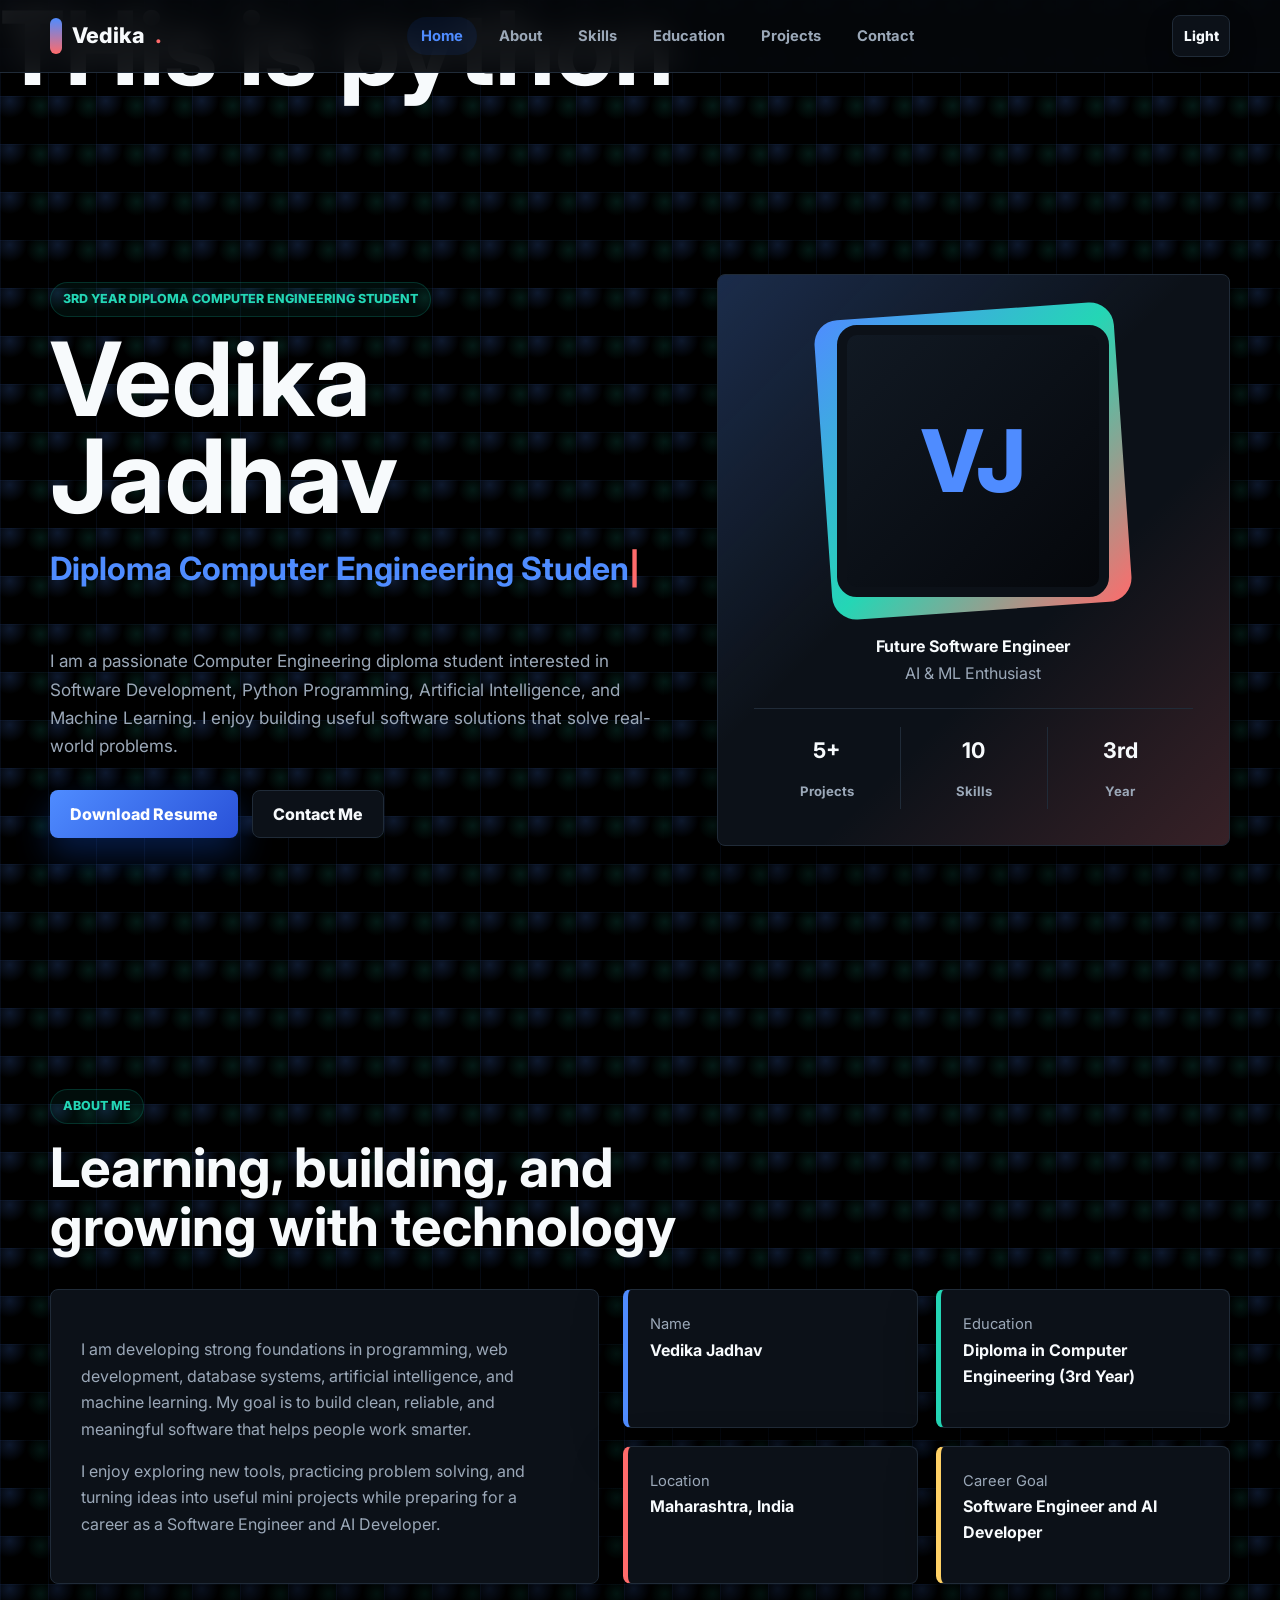
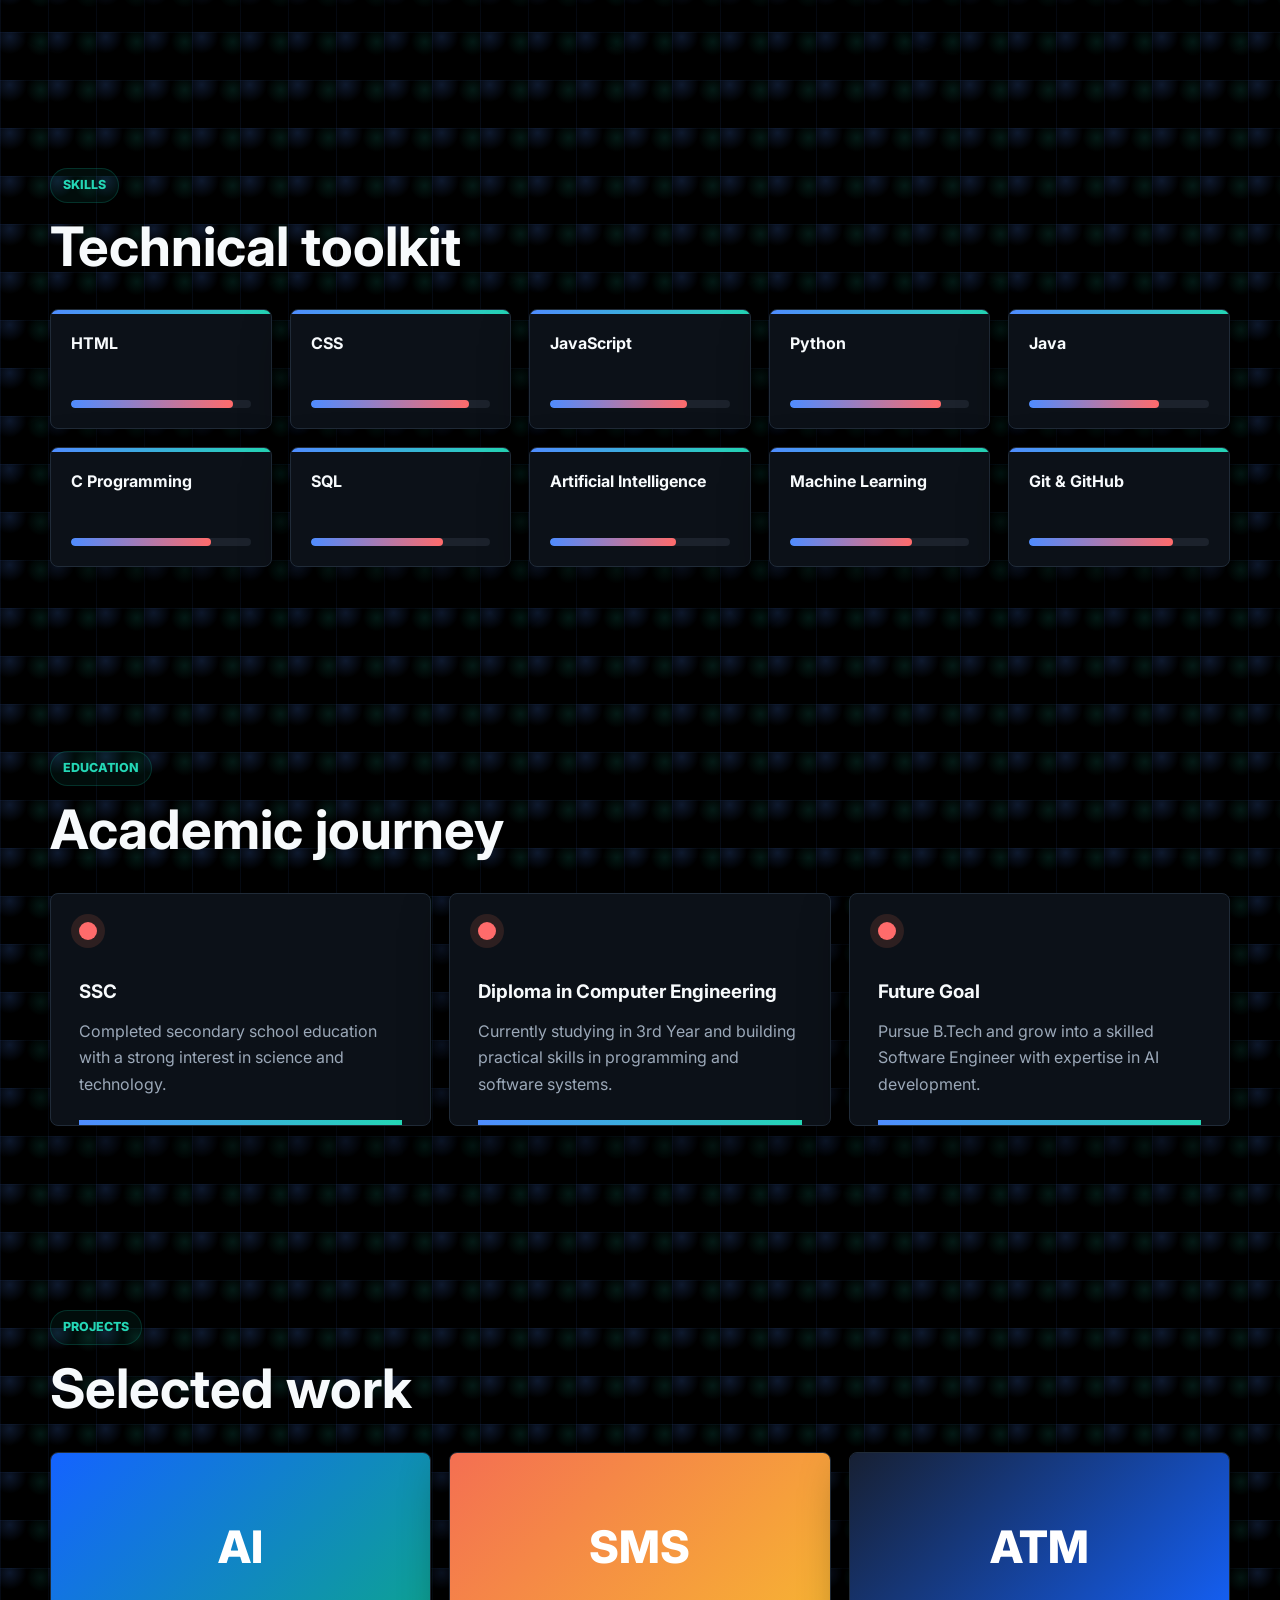
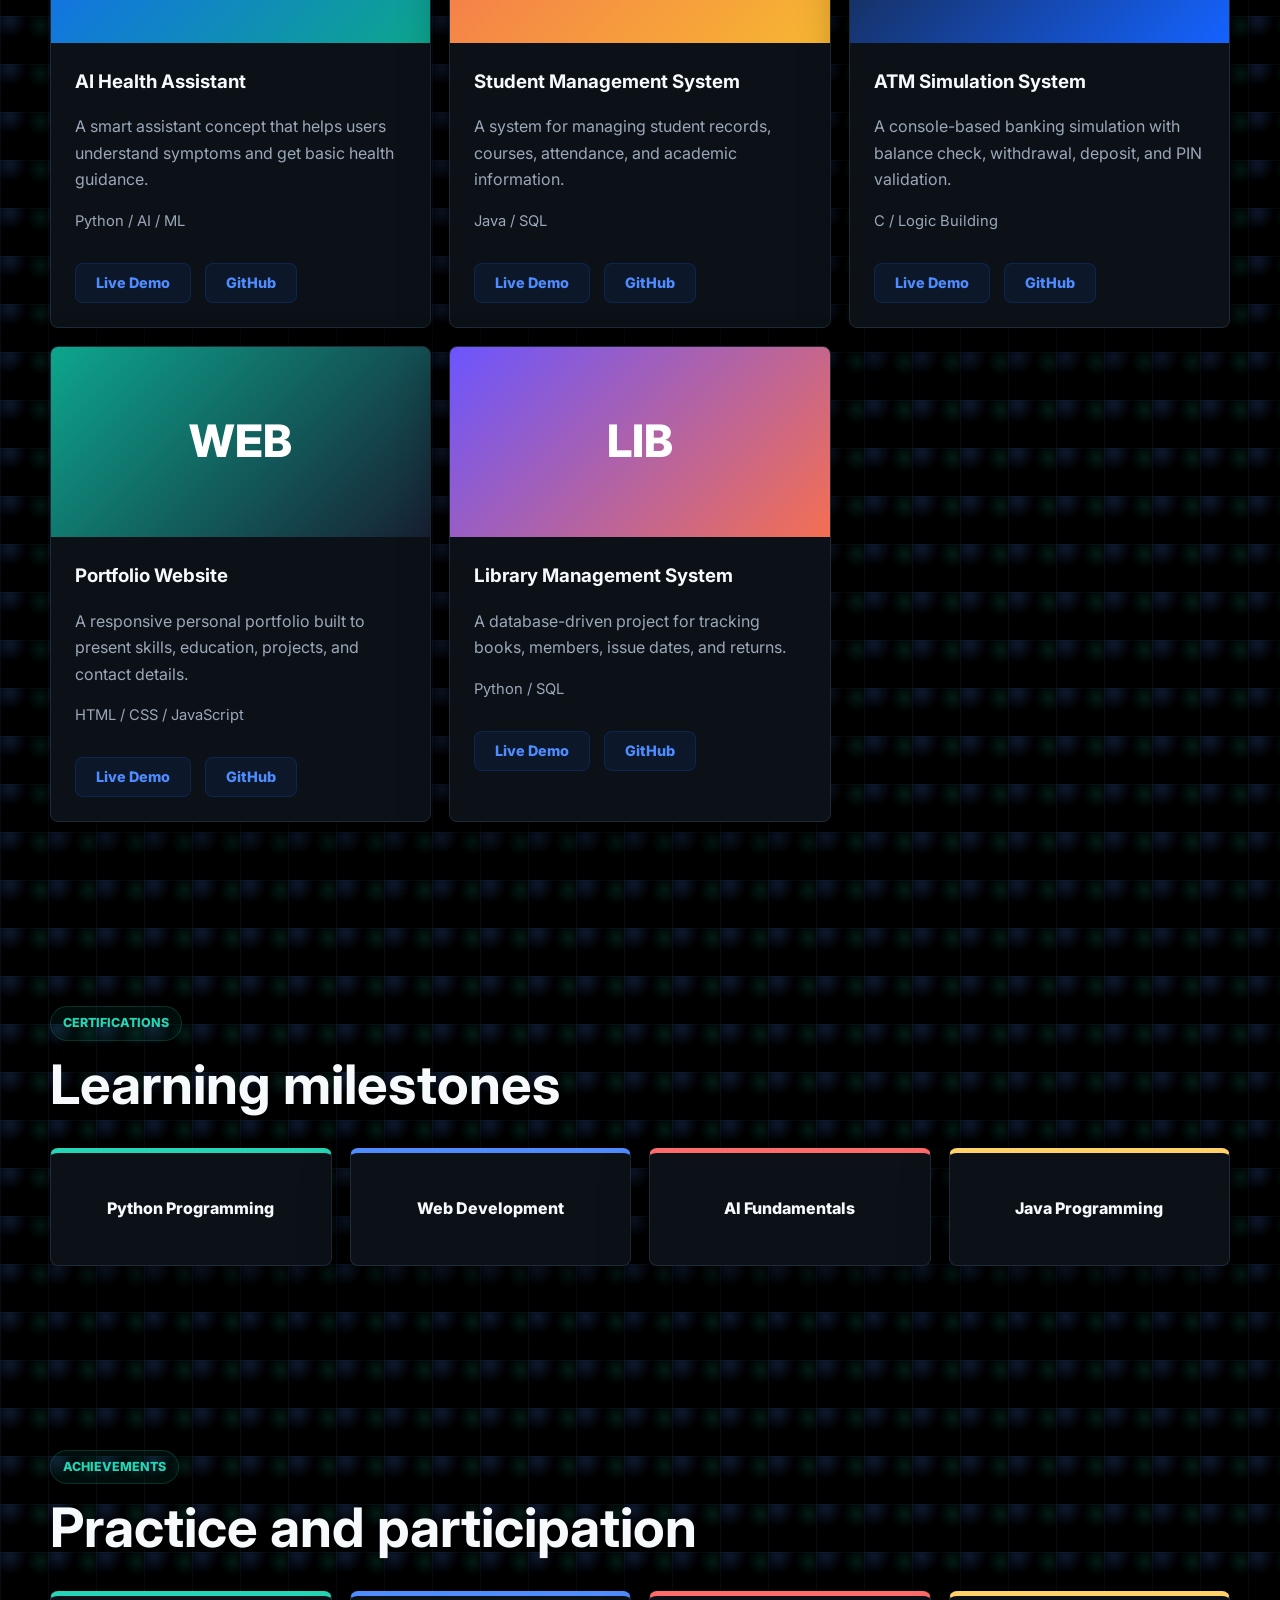
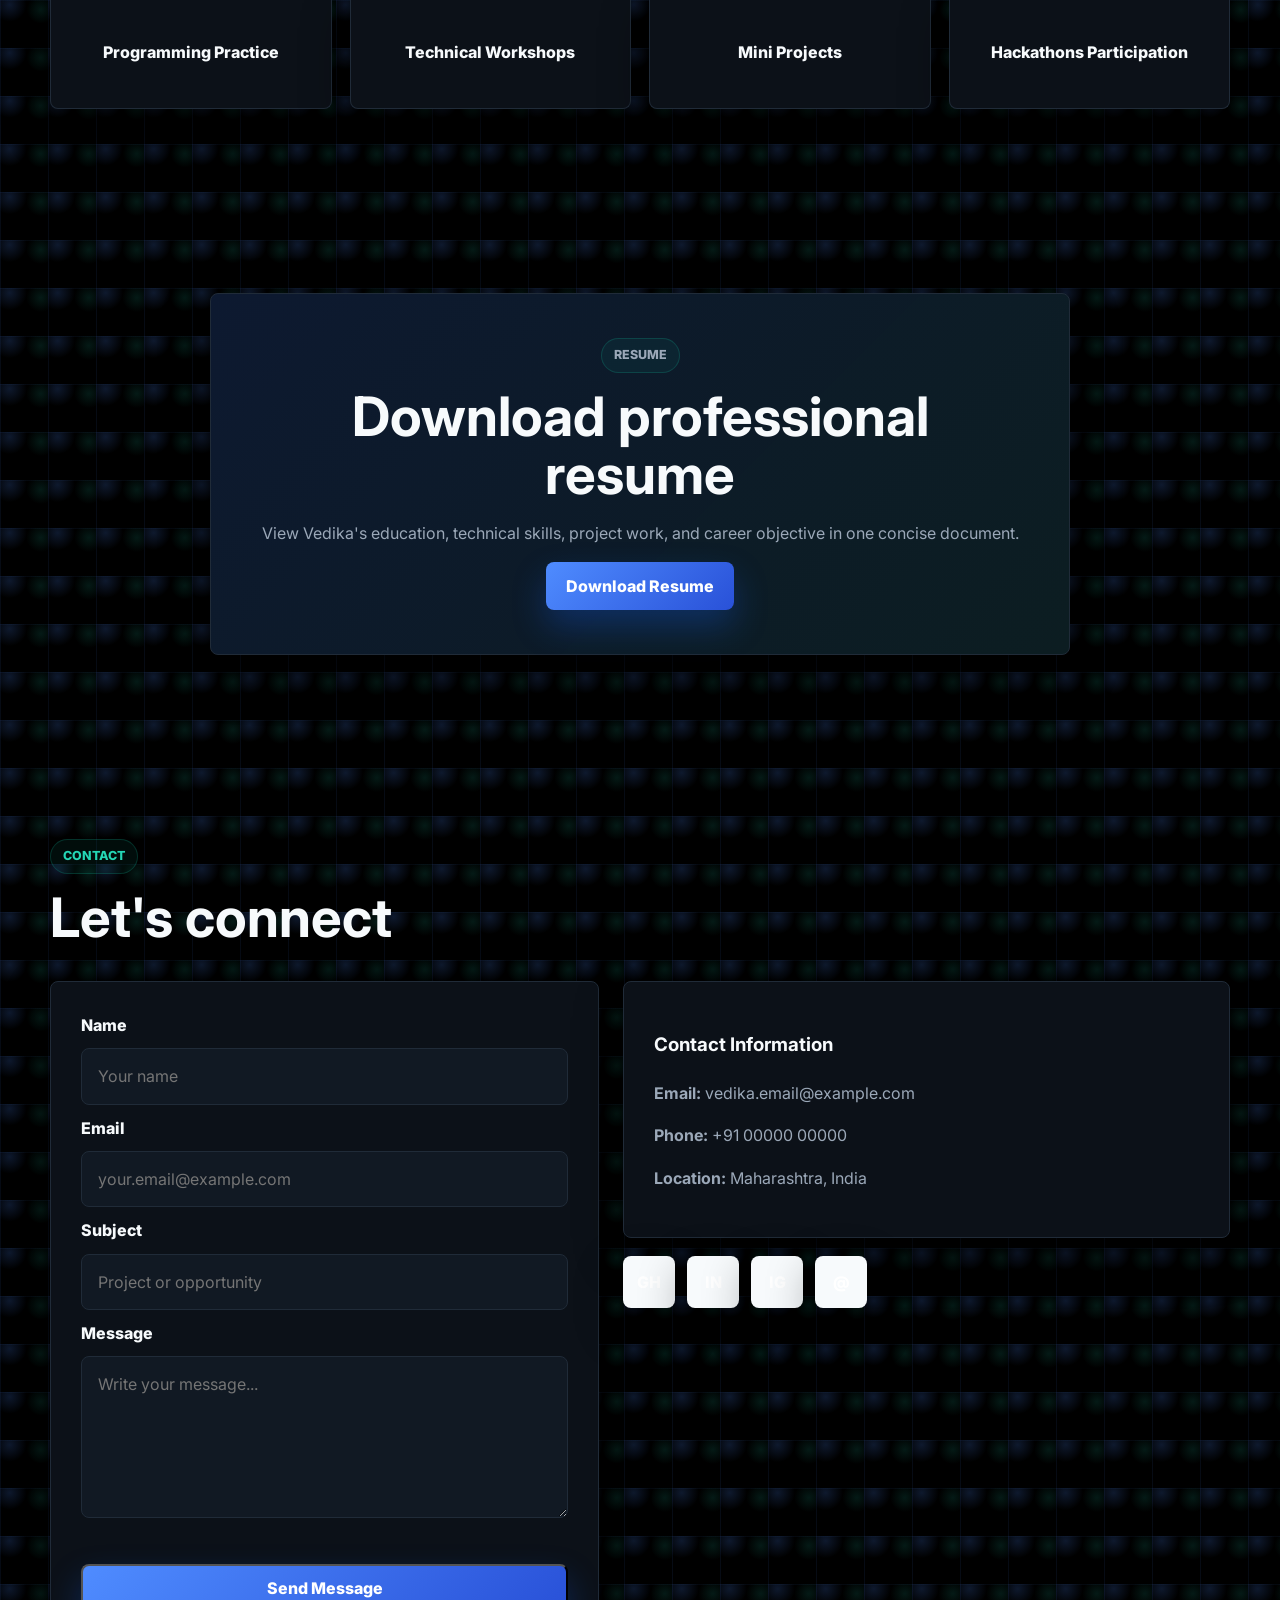
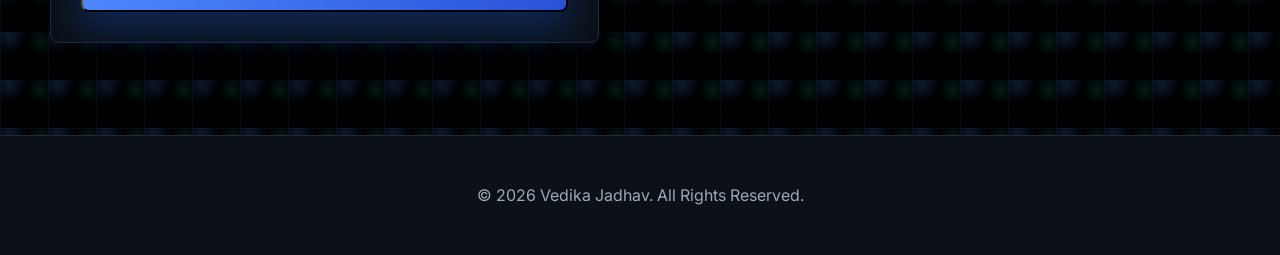
<file: index.html>
<!DOCTYPE html>
<html lang="en">
<head>
    <meta charset="UTF-8">
    <meta name="viewport" content="width=device-width, initial-scale=1.0">
    <meta name="description" content="Portfolio website of Vedika Jadhav, a Diploma Computer Engineering student focused on software development, Python, AI, and machine learning.">
    <meta name="keywords" content="Vedika Jadhav, Computer Engineering, Portfolio, Python, AI, Machine Learning, Web Development">
    <meta name="author" content="Vedika Jadhav">
    <title>Vedika Jadhav | Portfolio</title>
    <link rel="preconnect" href="https://fonts.googleapis.com">
    <link rel="preconnect" href="https://fonts.gstatic.com" crossorigin>
    <link href="https://fonts.googleapis.com/css2?family=Inter:wght@400;500;600;700;800&display=swap" rel="stylesheet">
    <link rel="stylesheet" href="style.css">
</head>
<body style="background-color: black;">
    <h1> THis is python </h1>
    <header class="site-header" id="top">
        <nav class="navbar" aria-label="Primary navigation">
            <a href="#home" class="brand">Vedika<span>.</span></a>
            <button class="nav-toggle" type="button" aria-label="Open navigation" aria-expanded="false">
                <span></span>
                <span></span>
                <span></span>
            </button>
            <ul class="nav-links">
                <li><a href="#home" class="nav-link active">Home</a></li>
                <li><a href="#about" class="nav-link">About</a></li>
                <li><a href="#skills" class="nav-link">Skills</a></li>
                <li><a href="#education" class="nav-link">Education</a></li>
                <li><a href="#projects" class="nav-link">Projects</a></li>
                <li><a href="#contact" class="nav-link">Contact</a></li>
            </ul>
            <button class="theme-toggle" type="button" aria-label="Toggle dark and light mode">Dark</button>
        </nav>
    </header>

    <main>
        <section class="hero section" id="home" aria-labelledby="hero-title">
            <div class="hero-content reveal">
                <p class="eyebrow">3rd Year Diploma Computer Engineering Student</p>
                <h1 id="hero-title">Vedika Jadhav</h1>
                <h2><span id="typed-text"></span><span class="cursor" aria-hidden="true">|</span></h2>
                <p class="hero-intro">
                    I am a passionate Computer Engineering diploma student interested in Software Development,
                    Python Programming, Artificial Intelligence, and Machine Learning. I enjoy building useful
                    software solutions that solve real-world problems.
                </p>
                <div class="hero-actions">
                    <a href="resume.pdf" class="btn primary" download>Download Resume</a>
                    <a href="#contact" class="btn secondary">Contact Me</a>
                </div>
            </div>
            <div class="hero-visual reveal">
                <div class="profile-card" aria-label="Professional profile image placeholder">
                    <div class="profile-frame">
                        <div class="profile-avatar">
                            <span>VJ</span>
                        </div>
                    </div>
                    <div class="profile-meta">
                        <strong>Future Software Engineer</strong>
                        <span>AI & ML Enthusiast</span>
                    </div>
                    <div class="hero-stats" aria-label="Portfolio highlights">
                        <div><strong>5+</strong><span>Projects</span></div>
                        <div><strong>10</strong><span>Skills</span></div>
                        <div><strong>3rd</strong><span>Year</span></div>
                    </div>
                </div>
            </div>
        </section>

        <section class="section about" id="about" aria-labelledby="about-title">
            <div class="section-heading reveal">
                <p class="eyebrow">About Me</p>
                <h2 id="about-title">Learning, building, and growing with technology</h2>
            </div>
            <div class="about-grid">
                <article class="glass-panel reveal">
                    <p>
                        I am developing strong foundations in programming, web development, database systems,
                        artificial intelligence, and machine learning. My goal is to build clean, reliable,
                        and meaningful software that helps people work smarter.
                    </p>
                    <p>
                        I enjoy exploring new tools, practicing problem solving, and turning ideas into useful
                        mini projects while preparing for a career as a Software Engineer and AI Developer.
                    </p>
                </article>
                <div class="info-grid reveal">
                    <div><span>Name</span><strong>Vedika Jadhav</strong></div>
                    <div><span>Education</span><strong>Diploma in Computer Engineering (3rd Year)</strong></div>
                    <div><span>Location</span><strong>Maharashtra, India</strong></div>
                    <div><span>Career Goal</span><strong>Software Engineer and AI Developer</strong></div>
                </div>
            </div>
        </section>

        <section class="section skills" id="skills" aria-labelledby="skills-title">
            <div class="section-heading reveal">
                <p class="eyebrow">Skills</p>
                <h2 id="skills-title">Technical toolkit</h2>
            </div>
            <div class="skills-grid">
                <article class="skill-card reveal" data-level="90"><h3>HTML</h3><div class="progress"><span></span></div></article>
                <article class="skill-card reveal" data-level="88"><h3>CSS</h3><div class="progress"><span></span></div></article>
                <article class="skill-card reveal" data-level="76"><h3>JavaScript</h3><div class="progress"><span></span></div></article>
                <article class="skill-card reveal" data-level="84"><h3>Python</h3><div class="progress"><span></span></div></article>
                <article class="skill-card reveal" data-level="72"><h3>Java</h3><div class="progress"><span></span></div></article>
                <article class="skill-card reveal" data-level="78"><h3>C Programming</h3><div class="progress"><span></span></div></article>
                <article class="skill-card reveal" data-level="74"><h3>SQL</h3><div class="progress"><span></span></div></article>
                <article class="skill-card reveal" data-level="70"><h3>Artificial Intelligence</h3><div class="progress"><span></span></div></article>
                <article class="skill-card reveal" data-level="68"><h3>Machine Learning</h3><div class="progress"><span></span></div></article>
                <article class="skill-card reveal" data-level="80"><h3>Git & GitHub</h3><div class="progress"><span></span></div></article>
            </div>
        </section>

        <section class="section education" id="education" aria-labelledby="education-title">
            <div class="section-heading reveal">
                <p class="eyebrow">Education</p>
                <h2 id="education-title">Academic journey</h2>
            </div>
            <div class="timeline">
                <article class="timeline-item reveal">
                    <span class="timeline-dot"></span>
                    <h3>SSC</h3>
                    <p>Completed secondary school education with a strong interest in science and technology.</p>
                </article>
                <article class="timeline-item reveal">
                    <span class="timeline-dot"></span>
                    <h3>Diploma in Computer Engineering</h3>
                    <p>Currently studying in 3rd Year and building practical skills in programming and software systems.</p>
                </article>
                <article class="timeline-item reveal">
                    <span class="timeline-dot"></span>
                    <h3>Future Goal</h3>
                    <p>Pursue B.Tech and grow into a skilled Software Engineer with expertise in AI development.</p>
                </article>
            </div>
        </section>

        <section class="section projects" id="projects" aria-labelledby="projects-title">
            <div class="section-heading reveal">
                <p class="eyebrow">Projects</p>
                <h2 id="projects-title">Selected work</h2>
            </div>
            <div class="project-grid">
                <article class="project-card reveal">
                    <div class="project-image">AI</div>
                    <div class="project-body">
                        <h3>AI Health Assistant</h3>
                        <p>A smart assistant concept that helps users understand symptoms and get basic health guidance.</p>
                        <span>Python / AI / ML</span>
                        <div class="card-actions"><a href="#">Live Demo</a><a href="#">GitHub</a></div>
                    </div>
                </article>
                <article class="project-card reveal">
                    <div class="project-image">SMS</div>
                    <div class="project-body">
                        <h3>Student Management System</h3>
                        <p>A system for managing student records, courses, attendance, and academic information.</p>
                        <span>Java / SQL</span>
                        <div class="card-actions"><a href="#">Live Demo</a><a href="#">GitHub</a></div>
                    </div>
                </article>
                <article class="project-card reveal">
                    <div class="project-image">ATM</div>
                    <div class="project-body">
                        <h3>ATM Simulation System</h3>
                        <p>A console-based banking simulation with balance check, withdrawal, deposit, and PIN validation.</p>
                        <span>C / Logic Building</span>
                        <div class="card-actions"><a href="#">Live Demo</a><a href="#">GitHub</a></div>
                    </div>
                </article>
                <article class="project-card reveal">
                    <div class="project-image">WEB</div>
                    <div class="project-body">
                        <h3>Portfolio Website</h3>
                        <p>A responsive personal portfolio built to present skills, education, projects, and contact details.</p>
                        <span>HTML / CSS / JavaScript</span>
                        <div class="card-actions"><a href="#">Live Demo</a><a href="#">GitHub</a></div>
                    </div>
                </article>
                <article class="project-card reveal">
                    <div class="project-image">LIB</div>
                    <div class="project-body">
                        <h3>Library Management System</h3>
                        <p>A database-driven project for tracking books, members, issue dates, and returns.</p>
                        <span>Python / SQL</span>
                        <div class="card-actions"><a href="#">Live Demo</a><a href="#">GitHub</a></div>
                    </div>
                </article>
            </div>
        </section>

        <section class="section split-section" id="certifications" aria-labelledby="cert-title">
            <div class="section-heading reveal">
                <p class="eyebrow">Certifications</p>
                <h2 id="cert-title">Learning milestones</h2>
            </div>
            <div class="compact-grid">
                <article class="mini-card reveal">Python Programming</article>
                <article class="mini-card reveal">Web Development</article>
                <article class="mini-card reveal">AI Fundamentals</article>
                <article class="mini-card reveal">Java Programming</article>
            </div>
        </section>

        <section class="section achievements" id="achievements" aria-labelledby="achievements-title">
            <div class="section-heading reveal">
                <p class="eyebrow">Achievements</p>
                <h2 id="achievements-title">Practice and participation</h2>
            </div>
            <div class="compact-grid">
                <article class="mini-card reveal">Programming Practice</article>
                <article class="mini-card reveal">Technical Workshops</article>
                <article class="mini-card reveal">Mini Projects</article>
                <article class="mini-card reveal">Hackathons Participation</article>
            </div>
        </section>

        <section class="section resume" id="resume" aria-labelledby="resume-title">
            <div class="resume-panel reveal">
                <p class="eyebrow">Resume</p>
                <h2 id="resume-title">Download professional resume</h2>
                <p>View Vedika's education, technical skills, project work, and career objective in one concise document.</p>
                <a href="resume.pdf" class="btn primary" download>Download Resume</a>
            </div>
        </section>

        <section class="section contact" id="contact" aria-labelledby="contact-title">
            <div class="section-heading reveal">
                <p class="eyebrow">Contact</p>
                <h2 id="contact-title">Let's connect</h2>
            </div>
            <div class="contact-grid">
                <form class="contact-form glass-panel reveal" novalidate>
                    <label for="name">Name</label>
                    <input type="text" id="name" name="name" placeholder="Your name" required>
                    <label for="email">Email</label>
                    <input type="email" id="email" name="email" placeholder="your.email@example.com" required>
                    <label for="subject">Subject</label>
                    <input type="text" id="subject" name="subject" placeholder="Project or opportunity" required>
                    <label for="message">Message</label>
                    <textarea id="message" name="message" rows="5" placeholder="Write your message..." required></textarea>
                    <p class="form-message" aria-live="polite"></p>
                    <button type="submit" class="btn primary">Send Message</button>
                </form>
                <aside class="contact-info reveal">
                    <div class="glass-panel">
                        <h3>Contact Information</h3>
                        <p><strong>Email:</strong> vedika.email@example.com</p>
                        <p><strong>Phone:</strong> +91 00000 00000</p>
                        <p><strong>Location:</strong> Maharashtra, India</p>
                    </div>
                    <div class="social-links" aria-label="Social media links">
                        <a href="#" aria-label="GitHub">GH</a>
                        <a href="#" aria-label="LinkedIn">IN</a>
                        <a href="#" aria-label="Instagram">IG</a>
                        <a href="mailto:vedika.email@example.com" aria-label="Email">@</a>
                    </div>
                </aside>
            </div>
        </section>
    </main>

    <button class="back-to-top" type="button" aria-label="Back to top">&uarr;</button>

    <footer class="footer">
        <p>&copy; 2026 Vedika Jadhav. All Rights Reserved.</p>
    </footer>

    <script src="script.js"></script>
</body>
</html>
</file>
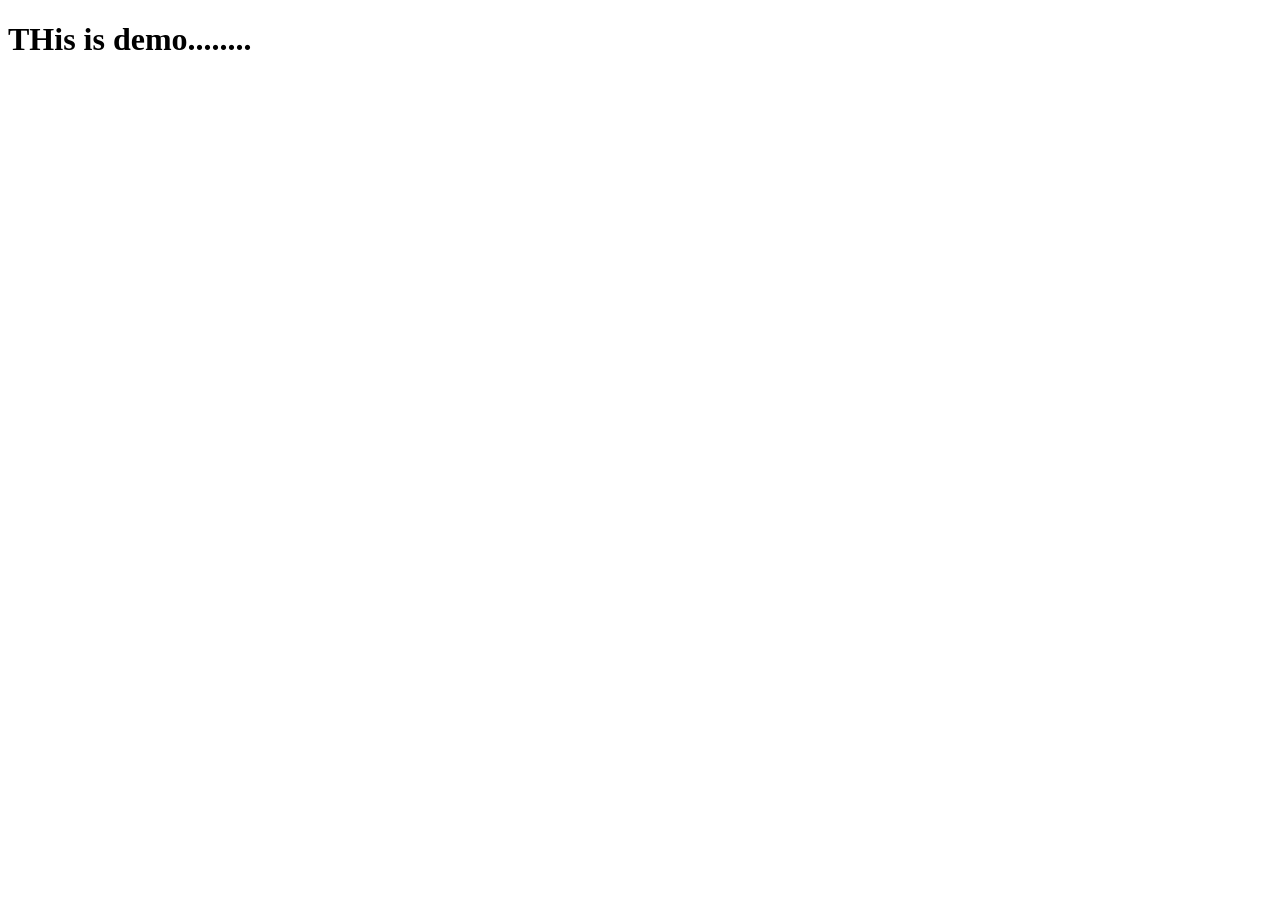
<file: index2.html>
<!DOCTYPE html>
<html lang="en">
<head>
    <meta charset="UTF-8">
    <meta name="viewport" content="width=device-width, initial-scale=1.0">
    <title>Document</title>
</head>
<body>
    <h1>THis is demo........</h1>
</body>
</html>
</file>
<file: style.css>
:root {
    --bg: #05070b;
    --surface: #0c1118;
    --surface-soft: #111923;
    --text: #f7fbff;
    --muted: #9ba8b8;
    --line: #202b38;
    --primary: #4f8cff;
    --secondary: #24d6b5;
    --accent: #ff6b6b;
    --warning: #ffd166;
    --shadow: 0 18px 48px rgba(0, 0, 0, 0.48);
    --radius: 8px;
}

body.dark {
    --bg: #05070b;
    --surface: #0c1118;
    --surface-soft: #111923;
    --text: #f7fafc;
    --muted: #9ba8b8;
    --line: #202b38;
    --primary: #4f8cff;
    --secondary: #24d6b5;
    --accent: #ff6b6b;
    --warning: #ffd166;
    --shadow: 0 18px 48px rgba(0, 0, 0, 0.48);
}

body.light {
    --bg: #fbfcff;
    --surface: #ffffff;
    --surface-soft: #f1f6fb;
    --text: #172033;
    --muted: #657286;
    --line: #dce5ee;
    --primary: #1463ff;
    --secondary: #0da68d;
    --accent: #f46f52;
    --warning: #f7b731;
    --shadow: 0 18px 48px rgba(24, 40, 72, 0.12);
}

* {
    box-sizing: border-box;
}

html {
    scroll-behavior: smooth;
}

body {
    margin: 0;
    font-family: "Inter", Arial, sans-serif;
    color: var(--text);
    background:
        radial-gradient(circle at 20% 10%, rgba(79, 140, 255, 0.18), transparent 30%),
        radial-gradient(circle at 85% 20%, rgba(36, 214, 181, 0.12), transparent 26%),
        linear-gradient(90deg, rgba(79, 140, 255, 0.08) 1px, transparent 1px),
        linear-gradient(rgba(79, 140, 255, 0.06) 1px, transparent 1px),
        var(--bg);
    background-size: 48px 48px;
    line-height: 1.65;
    overflow-x: hidden;
    transition: background 0.3s ease, color 0.3s ease;
}

a {
    color: inherit;
    text-decoration: none;
}

button,
input,
textarea {
    font: inherit;
}

.site-header {
    position: fixed;
    top: 0;
    left: 0;
    width: 100%;
    z-index: 1000;
    border-bottom: 1px solid var(--line);
    background: rgba(5, 7, 11, 0.9);
    backdrop-filter: blur(16px);
}

body.dark .site-header {
    background: rgba(5, 7, 11, 0.9);
}

body.light .site-header {
    background: rgba(251, 252, 255, 0.9);
}

.navbar {
    width: min(1180px, calc(100% - 32px));
    min-height: 72px;
    margin: 0 auto;
    display: flex;
    align-items: center;
    justify-content: space-between;
    gap: 18px;
}

.brand {
    display: inline-flex;
    align-items: center;
    gap: 10px;
    font-size: 1.35rem;
    font-weight: 800;
}

.brand::before {
    content: "";
    width: 12px;
    height: 36px;
    border-radius: 99px;
    background: linear-gradient(180deg, var(--primary), var(--accent));
}

.brand span {
    color: var(--accent);
}

.nav-links {
    display: flex;
    align-items: center;
    gap: 8px;
    padding: 0;
    margin: 0;
    list-style: none;
}

.nav-link {
    display: inline-flex;
    min-height: 38px;
    align-items: center;
    border-radius: 999px;
    padding: 0 14px;
    color: var(--muted);
    font-size: 0.92rem;
    font-weight: 700;
    transition: color 0.2s ease, background 0.2s ease;
}

.nav-link:hover,
.nav-link.active {
    color: var(--primary);
    background: rgba(20, 99, 255, 0.09);
}

.theme-toggle,
.nav-toggle,
.back-to-top {
    border: 1px solid var(--line);
    background: var(--surface);
    color: var(--text);
    cursor: pointer;
    box-shadow: 0 10px 24px rgba(0, 0, 0, 0.35);
}

.theme-toggle {
    min-width: 58px;
    height: 42px;
    border-radius: var(--radius);
    padding: 0 10px;
    font-size: 0.86rem;
    font-weight: 800;
}

.nav-toggle {
    display: none;
    width: 42px;
    height: 42px;
    border-radius: var(--radius);
}

.nav-toggle span {
    display: block;
    width: 20px;
    height: 2px;
    margin: 5px auto;
    background: var(--text);
}

.section {
    width: min(1180px, calc(100% - 32px));
    margin: 0 auto;
    padding: 92px 0;
    scroll-margin-top: 82px;
}

.hero {
    min-height: 100vh;
    display: grid;
    grid-template-columns: 1.08fr 0.92fr;
    align-items: center;
    gap: 64px;
    padding-top: 118px;
}

.eyebrow {
    display: inline-flex;
    width: fit-content;
    margin: 0 0 14px;
    border: 1px solid rgba(13, 166, 141, 0.24);
    border-radius: 999px;
    padding: 6px 12px;
    color: var(--secondary);
    background: rgba(13, 166, 141, 0.08);
    font-size: 0.78rem;
    font-weight: 800;
    letter-spacing: 0;
    text-transform: uppercase;
}

h1,
h2,
h3,
p {
    overflow-wrap: anywhere;
}

h1 {
    max-width: 780px;
    margin: 0;
    font-size: clamp(3rem, 8vw, 6.4rem);
    line-height: 0.95;
    letter-spacing: 0;
}

.hero h2 {
    min-height: 74px;
    margin: 24px 0;
    color: var(--primary);
    font-size: clamp(1.28rem, 3.4vw, 2rem);
    line-height: 1.25;
}

.cursor {
    color: var(--accent);
    animation: blink 0.8s infinite;
}

.hero-intro {
    max-width: 690px;
    margin: 0;
    color: var(--muted);
    font-size: 1.07rem;
}

.hero-actions,
.card-actions {
    display: flex;
    flex-wrap: wrap;
    gap: 14px;
    margin-top: 30px;
}

.btn,
.card-actions a {
    display: inline-flex;
    min-height: 48px;
    align-items: center;
    justify-content: center;
    border-radius: var(--radius);
    padding: 0 20px;
    font-weight: 800;
    transition: transform 0.2s ease, box-shadow 0.2s ease, border-color 0.2s ease;
}

.btn:hover,
.card-actions a:hover,
.social-links a:hover {
    transform: translateY(-3px);
}

.btn.primary {
    color: #fff;
    background: linear-gradient(135deg, var(--primary), #2951d8);
    box-shadow: 0 16px 34px rgba(20, 99, 255, 0.28);
}

.btn.secondary {
    color: var(--text);
    background: var(--surface);
    border: 1px solid var(--line);
}

.profile-card,
.glass-panel,
.skill-card,
.project-card,
.mini-card,
.resume-panel,
.info-grid div,
.timeline-item {
    border: 1px solid var(--line);
    border-radius: var(--radius);
    background: var(--surface);
    box-shadow: var(--shadow);
}

.profile-card {
    position: relative;
    min-height: 500px;
    display: grid;
    align-content: center;
    justify-items: center;
    gap: 22px;
    padding: 36px;
    overflow: hidden;
}

.profile-card::before {
    content: "";
    position: absolute;
    inset: 0;
    background:
        linear-gradient(135deg, rgba(79, 140, 255, 0.22), transparent 44%),
        linear-gradient(315deg, rgba(255, 107, 107, 0.18), transparent 38%);
    pointer-events: none;
}

.profile-frame,
.profile-meta,
.hero-stats {
    position: relative;
    z-index: 1;
}

.profile-frame {
    width: min(300px, 76vw);
    aspect-ratio: 1;
    display: grid;
    place-items: center;
    border-radius: 24px;
    background: linear-gradient(135deg, var(--primary), var(--secondary), var(--accent));
    transform: rotate(-4deg);
}

.profile-avatar {
    width: calc(100% - 28px);
    aspect-ratio: 1;
    display: grid;
    place-items: center;
    border: 10px solid var(--surface);
    border-radius: 20px;
    background: linear-gradient(135deg, #111923, #05070b);
    transform: rotate(4deg);
}

body.light .profile-avatar {
    background:
        linear-gradient(135deg, rgba(255, 255, 255, 0.9), rgba(255, 255, 255, 0.58)),
        linear-gradient(135deg, var(--surface-soft), var(--surface));
}

.profile-avatar span {
    color: var(--primary);
    font-size: clamp(3.3rem, 10vw, 5.4rem);
    font-weight: 800;
}

.profile-meta {
    text-align: center;
}

.profile-meta strong,
.profile-meta span {
    display: block;
}

.profile-meta span {
    color: var(--muted);
}

.hero-stats {
    width: 100%;
    display: grid;
    grid-template-columns: repeat(3, minmax(0, 1fr));
    gap: 0;
    border-top: 1px solid var(--line);
    padding-top: 18px;
}

.hero-stats div {
    min-height: 82px;
    display: grid;
    place-items: center;
    text-align: center;
}

.hero-stats div + div {
    border-left: 1px solid var(--line);
}

.hero-stats strong {
    display: block;
    font-size: 1.35rem;
}

.hero-stats span {
    display: block;
    color: var(--muted);
    font-size: 0.82rem;
    font-weight: 700;
}

.section-heading {
    max-width: 760px;
    margin-bottom: 34px;
}

.section-heading h2,
.resume-panel h2 {
    margin: 0;
    font-size: clamp(2rem, 4.6vw, 3.4rem);
    line-height: 1.08;
}

.about-grid,
.contact-grid {
    display: grid;
    grid-template-columns: 0.95fr 1.05fr;
    gap: 24px;
}

.glass-panel {
    padding: 30px;
}

.glass-panel p {
    color: var(--muted);
}

.info-grid,
.skills-grid,
.project-grid,
.compact-grid {
    display: grid;
    gap: 18px;
}

.info-grid {
    grid-template-columns: repeat(2, minmax(0, 1fr));
}

.info-grid div {
    min-height: 122px;
    padding: 22px;
    border-left: 5px solid var(--primary);
}

.info-grid div:nth-child(2) {
    border-left-color: var(--secondary);
}

.info-grid div:nth-child(3) {
    border-left-color: var(--accent);
}

.info-grid div:nth-child(4) {
    border-left-color: var(--warning);
}

.info-grid span,
.project-body span {
    display: block;
    color: var(--muted);
    font-size: 0.92rem;
}

.skills-grid {
    grid-template-columns: repeat(5, minmax(0, 1fr));
}

.skill-card {
    position: relative;
    padding: 20px;
    overflow: hidden;
    transition: transform 0.2s ease, border-color 0.2s ease;
}

.skill-card::before {
    content: "";
    position: absolute;
    top: 0;
    left: 0;
    right: 0;
    height: 4px;
    background: linear-gradient(90deg, var(--primary), var(--secondary));
}

.skill-card:hover,
.project-card:hover,
.mini-card:hover {
    transform: translateY(-6px);
    border-color: rgba(20, 99, 255, 0.34);
}

.skill-card h3 {
    min-height: 52px;
    margin: 0 0 18px;
    font-size: 1rem;
}

.progress {
    height: 8px;
    overflow: hidden;
    border-radius: 999px;
    background: rgba(101, 114, 134, 0.18);
}

.progress span {
    display: block;
    width: 0;
    height: 100%;
    border-radius: inherit;
    background: linear-gradient(90deg, var(--primary), var(--accent));
    transition: width 1.2s ease;
}

.timeline {
    display: grid;
    grid-template-columns: repeat(3, minmax(0, 1fr));
    gap: 18px;
}

.timeline-item {
    position: relative;
    min-height: 230px;
    padding: 28px;
    overflow: hidden;
}

.timeline-item::after {
    content: "";
    position: absolute;
    left: 28px;
    right: 28px;
    bottom: 0;
    height: 5px;
    background: linear-gradient(90deg, var(--primary), var(--secondary));
}

.timeline-dot {
    display: inline-block;
    width: 18px;
    height: 18px;
    margin-bottom: 30px;
    border-radius: 50%;
    background: var(--accent);
    box-shadow: 0 0 0 8px rgba(244, 111, 82, 0.14);
}

.timeline-item h3 {
    margin: 0 0 10px;
}

.timeline-item p {
    margin: 0;
    color: var(--muted);
}

.project-grid {
    grid-template-columns: repeat(3, minmax(0, 1fr));
}

.project-card {
    overflow: hidden;
    transition: transform 0.2s ease, border-color 0.2s ease;
}

.project-image {
    min-height: 190px;
    display: grid;
    place-items: center;
    color: #fff;
    font-size: 2.8rem;
    font-weight: 800;
}

.project-card:nth-child(1) .project-image {
    background: linear-gradient(135deg, #1463ff, #0da68d);
}

.project-card:nth-child(2) .project-image {
    background: linear-gradient(135deg, #f46f52, #f7b731);
}

.project-card:nth-child(3) .project-image {
    background: linear-gradient(135deg, #172033, #1463ff);
}

.project-card:nth-child(4) .project-image {
    background: linear-gradient(135deg, #0da68d, #172033);
}

.project-card:nth-child(5) .project-image {
    background: linear-gradient(135deg, #6b55ff, #f46f52);
}

.project-body {
    padding: 24px;
}

.project-body h3 {
    margin: 0 0 10px;
}

.project-body p {
    color: var(--muted);
}

.card-actions a {
    min-height: 40px;
    color: var(--primary);
    background: rgba(20, 99, 255, 0.08);
    border: 1px solid rgba(20, 99, 255, 0.18);
    font-size: 0.9rem;
}

.compact-grid {
    grid-template-columns: repeat(4, minmax(0, 1fr));
}

.mini-card {
    min-height: 118px;
    display: grid;
    place-items: center;
    padding: 20px;
    border-top: 5px solid var(--secondary);
    text-align: center;
    font-weight: 800;
    transition: transform 0.2s ease, border-color 0.2s ease;
}

.mini-card:nth-child(2) {
    border-top-color: var(--primary);
}

.mini-card:nth-child(3) {
    border-top-color: var(--accent);
}

.mini-card:nth-child(4) {
    border-top-color: var(--warning);
}

.resume-panel {
    max-width: 860px;
    margin: 0 auto;
    padding: 44px;
    text-align: center;
    background:
        linear-gradient(135deg, rgba(20, 99, 255, 0.1), rgba(13, 166, 141, 0.08)),
        var(--surface);
}

.resume-panel p {
    color: var(--muted);
}

.contact-form {
    display: grid;
    gap: 10px;
}

.contact-form label {
    font-weight: 800;
}

.contact-form input,
.contact-form textarea {
    width: 100%;
    border: 1px solid var(--line);
    border-radius: var(--radius);
    padding: 14px 16px;
    color: var(--text);
    background: var(--surface-soft);
    outline: none;
}

.contact-form input:focus,
.contact-form textarea:focus {
    border-color: var(--primary);
    box-shadow: 0 0 0 4px rgba(20, 99, 255, 0.12);
}

.form-message {
    min-height: 26px;
    margin: 0;
    color: var(--secondary);
    font-weight: 700;
}

.contact-info {
    display: grid;
    gap: 18px;
    align-content: start;
}

.social-links {
    display: flex;
    flex-wrap: wrap;
    gap: 12px;
}

.social-links a {
    width: 52px;
    height: 52px;
    display: grid;
    place-items: center;
    border-radius: var(--radius);
    color: #fff;
    background: var(--text);
    font-weight: 800;
    box-shadow: var(--shadow);
    transition: transform 0.2s ease, background 0.2s ease;
}

.social-links a:hover {
    background: var(--primary);
}

.back-to-top {
    position: fixed;
    right: 22px;
    bottom: 22px;
    width: 46px;
    height: 46px;
    border-radius: 50%;
    font-size: 1.25rem;
    opacity: 0;
    pointer-events: none;
    transition: opacity 0.2s ease, transform 0.2s ease;
    z-index: 900;
}

.back-to-top.visible {
    opacity: 1;
    pointer-events: auto;
}

.footer {
    padding: 30px 16px;
    border-top: 1px solid var(--line);
    background: var(--surface);
    text-align: center;
    color: var(--muted);
}

.reveal {
    opacity: 0;
    transform: translateY(22px);
    transition: opacity 0.65s ease, transform 0.65s ease;
}

.reveal.visible {
    opacity: 1;
    transform: translateY(0);
}

@keyframes blink {
    50% {
        opacity: 0;
    }
}

@media (max-width: 980px) {
    .nav-toggle {
        display: block;
    }

    .nav-links {
        position: absolute;
        top: 72px;
        left: 16px;
        right: 16px;
        display: none;
        flex-direction: column;
        align-items: stretch;
        padding: 18px;
        border: 1px solid var(--line);
        border-radius: var(--radius);
        background: var(--surface);
        box-shadow: var(--shadow);
    }

    .nav-links.open {
        display: flex;
    }

    .hero,
    .about-grid,
    .contact-grid {
        grid-template-columns: 1fr;
    }

    .hero {
        gap: 32px;
    }

    .skills-grid,
    .project-grid,
    .compact-grid,
    .timeline {
        grid-template-columns: repeat(2, minmax(0, 1fr));
    }
}

@media (max-width: 620px) {
    .navbar,
    .section {
        width: min(100% - 24px, 1180px);
    }

    .section {
        padding: 72px 0;
    }

    .hero {
        padding-top: 112px;
    }

    .hero h2 {
        min-height: 96px;
    }

    .profile-card {
        min-height: 430px;
        padding: 24px;
    }

    .hero-stats,
    .info-grid,
    .skills-grid,
    .project-grid,
    .compact-grid,
    .timeline {
        grid-template-columns: 1fr;
    }

    .hero-stats div + div {
        border-top: 1px solid var(--line);
        border-left: 0;
    }

    .glass-panel,
    .resume-panel {
        padding: 24px;
    }

    .hero-actions .btn,
    .contact-form .btn {
        width: 100%;
    }
}
</file>
